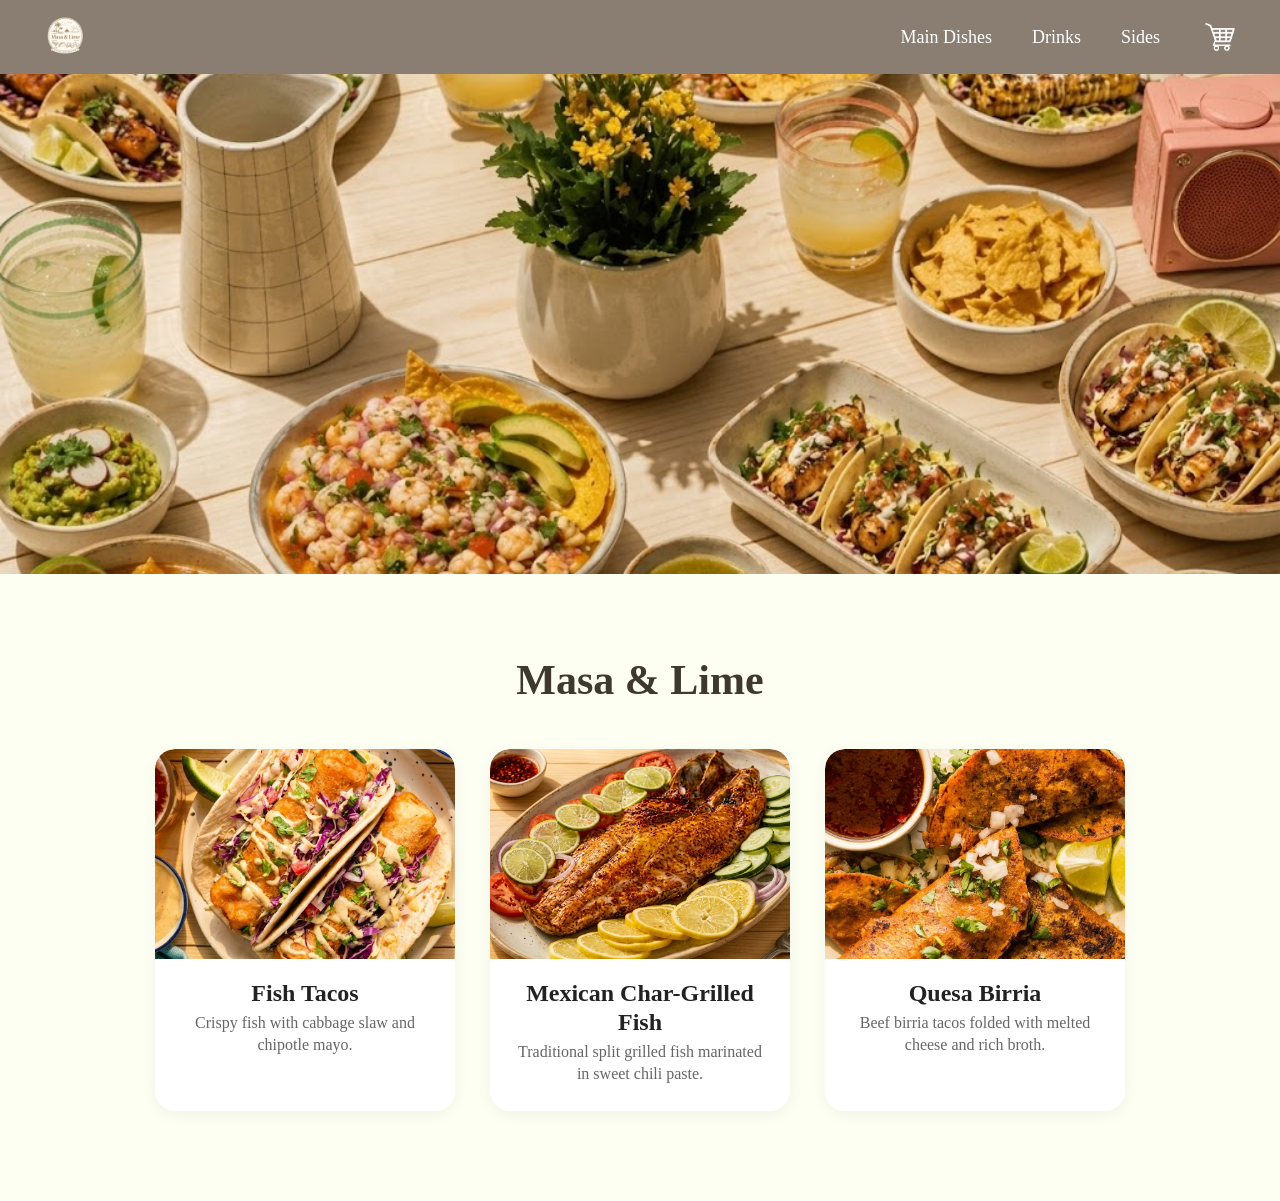
<file: index.html>
<!doctype html>
<html lang="en">
  <head>
    <meta charset="UTF-8" />
    <title>Masa & Lime</title>
    <link rel="stylesheet" href="style.css" />
    <link rel="icon" type="image/png" href="images/masaandlimelogo.jpg" />
  </head>

  <!-- //*** AI Generated Image -->
  <!-- Some food descriptions are also AI generated -->

  <body>
    <header class="top-bar">
      <a href="index.html">
        <img
          src="images/masaandlimelogo.jpg"
          class="logo"
          alt="Masa & Lime Logo"
        />
      </a>

      <!-- Taken from my old website -->
      <nav class="main-nav">
        <div class="nav-item dropdown">
          <span class="dropdown-trigger">Main Dishes</span>
          <div class="dropdown-menu">
            <a href="meat.html">Meat</a>
            <a href="seafood.html">Seafood</a>
            <a href="vegetarian.html">Vegetarian</a>
          </div>
        </div>

        <div class="nav-item">
          <a href="drinks.html">Drinks</a>
        </div>

        <div class="nav-item">
          <a href="sides.html">Sides</a>
        </div>

        <div class="nav-item">
          <a href="checkout.html" class="trolley-link">
            <img
              src="images/checkouttrolley.png"
              alt="Checkout"
              class="trolley-img"
            />
          </a>
        </div>
      </nav>
    </header>
    <img
      src="images/masaandlimebanner.jpg"
      class="banner"
      alt="Coastal Mexican Food Banner"
    />

    <div class="container">
      <h1>Masa & Lime</h1>

      <div class="mainmenu-grid">
        <div class="food-card">
          <!-- // AI Generated Image -->

          <img
            src="images/tacosdepescadaseafood.png"
            alt="Fish and shrimp tacos"
          />
          <div class="card-info">
            <h3>Fish Tacos</h3>
            <p>Crispy fish with cabbage slaw and chipotle mayo.</p>
          </div>
        </div>

        <div class="food-card">
          <!-- // AI Generated Image -->

          <img
            src="images/pescadozarandeadoseafood.png"
            alt="Mexican Char-Grilled Fish"
          />
          <div class="card-info">
            <h3>Mexican Char-Grilled Fish</h3>
            <p>
              Traditional split grilled fish marinated in sweet chili paste.
            </p>
          </div>
        </div>

        <div class="food-card">
          <!-- //*** AI Generated Image -->

          <img src="images/quesabirriameat.png" alt="Quesa Birria" />
          <div class="card-info">
            <h3>Quesa Birria</h3>
            <p>Beef birria tacos folded with melted cheese and rich broth.</p>
          </div>
        </div>
      </div>
    </div>

    <script src="script.js"></script>
  </body>
</html>
</file>
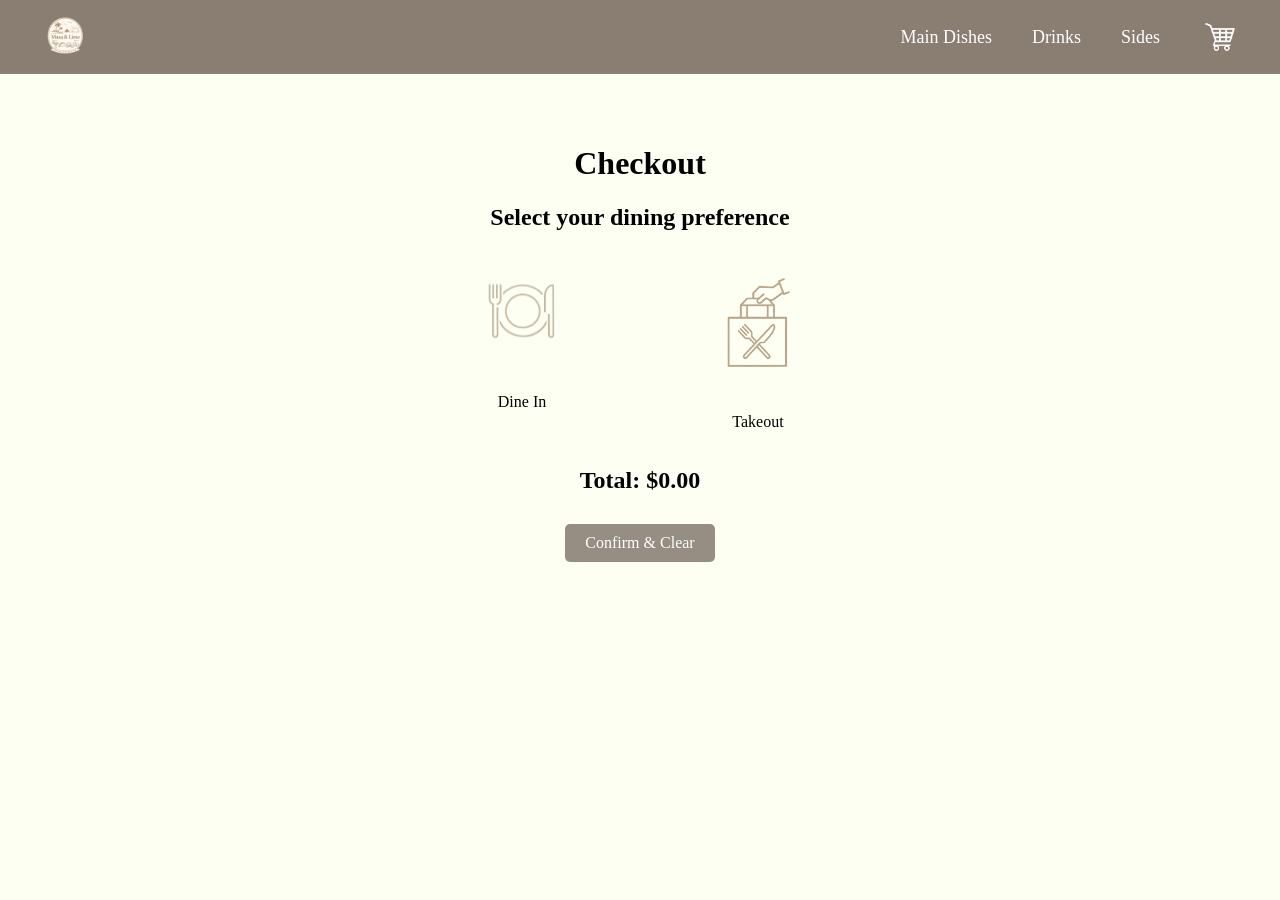
<file: checkout.html>
<!doctype html>
<html lang="en">
  <head>
    <meta charset="UTF-8" />
    <title>Checkout | Masa & Lime</title>
    <link rel="stylesheet" href="style.css" />
    <link rel="icon" type="image/png" href="images/masaandlimelogo.jpg" />
  </head>

  <!-- // AI Generated Image -->

  <body>
    <header class="top-bar">
      <a href="index.html">
        <img
          src="images/masaandlimelogo.jpg"
          class="logo"
          alt="Masa & Lime Logo"
        />
      </a>

      <nav class="main-nav">
        <a href="meat.html">Main Dishes</a>
        <a href="drinks.html">Drinks</a>
        <a href="sides.html">Sides</a>
        <a href="checkout.html" class="trolley-link">
          <img
            src="images/checkouttrolley.png"
            alt="Cart"
            class="trolley-img"
          />
        </a>
      </nav>
    </header>

    <div class="checkout-container">
      <h1>Checkout</h1>

      <h2>Select your dining preference</h2>

      <div class="order-type">
        <div class="order-option" onclick="setOrderType('dine-in')">
          <img src="images/dinein.png" alt="Dine In" id="dine-in-img" />
          <p>Dine In</p>
        </div>
        <div class="order-option" onclick="setOrderType('takeout')">
          <img src="images/takeout.png" alt="Takeout" id="takeout-img" />
          <p>Takeout</p>
        </div>
      </div>

      <p id="order-status"></p>

      <div id="checkout-items"></div>
      <h2 id="grand-total">Total: $0.00</h2>

      <div id="checkout-form">
        <div class="form-group">
          <label>Name for the order:</label>
          <input
            type="text"
            id="customer-name"
            oninput="this.value = this.value.replace(/[^A-Za-z ]/g, '')"
          />
        </div>

        <div class="form-group">
          <label>Money you have ($):</label>
          <input type="number" id="money-given" />
        </div>
      </div>

      <div id="error-message"></div>

      <div id="order-confirmation">
        Thank you for ordering, <span id="confirm-name"></span>! Your order is
        being prepared.
      </div>

      <button id="confirm-btn" onclick="confirmCheckout()">
        Confirm & Clear
      </button>

      <div id="receipt-box" style="display: none">
        <h3>Receipt</h3>
        <p id="receipt-customer-name"></p>
        <div id="receipt-items-list"></div>
        <hr class="receipt-divider" />
        <p id="receipt-total"></p>
        <p id="receipt-money-given"></p>
        <p id="receipt-change"></p>
      </div>
    </div>

    <script src="script.js"></script>
  </body>
</html>
</file>
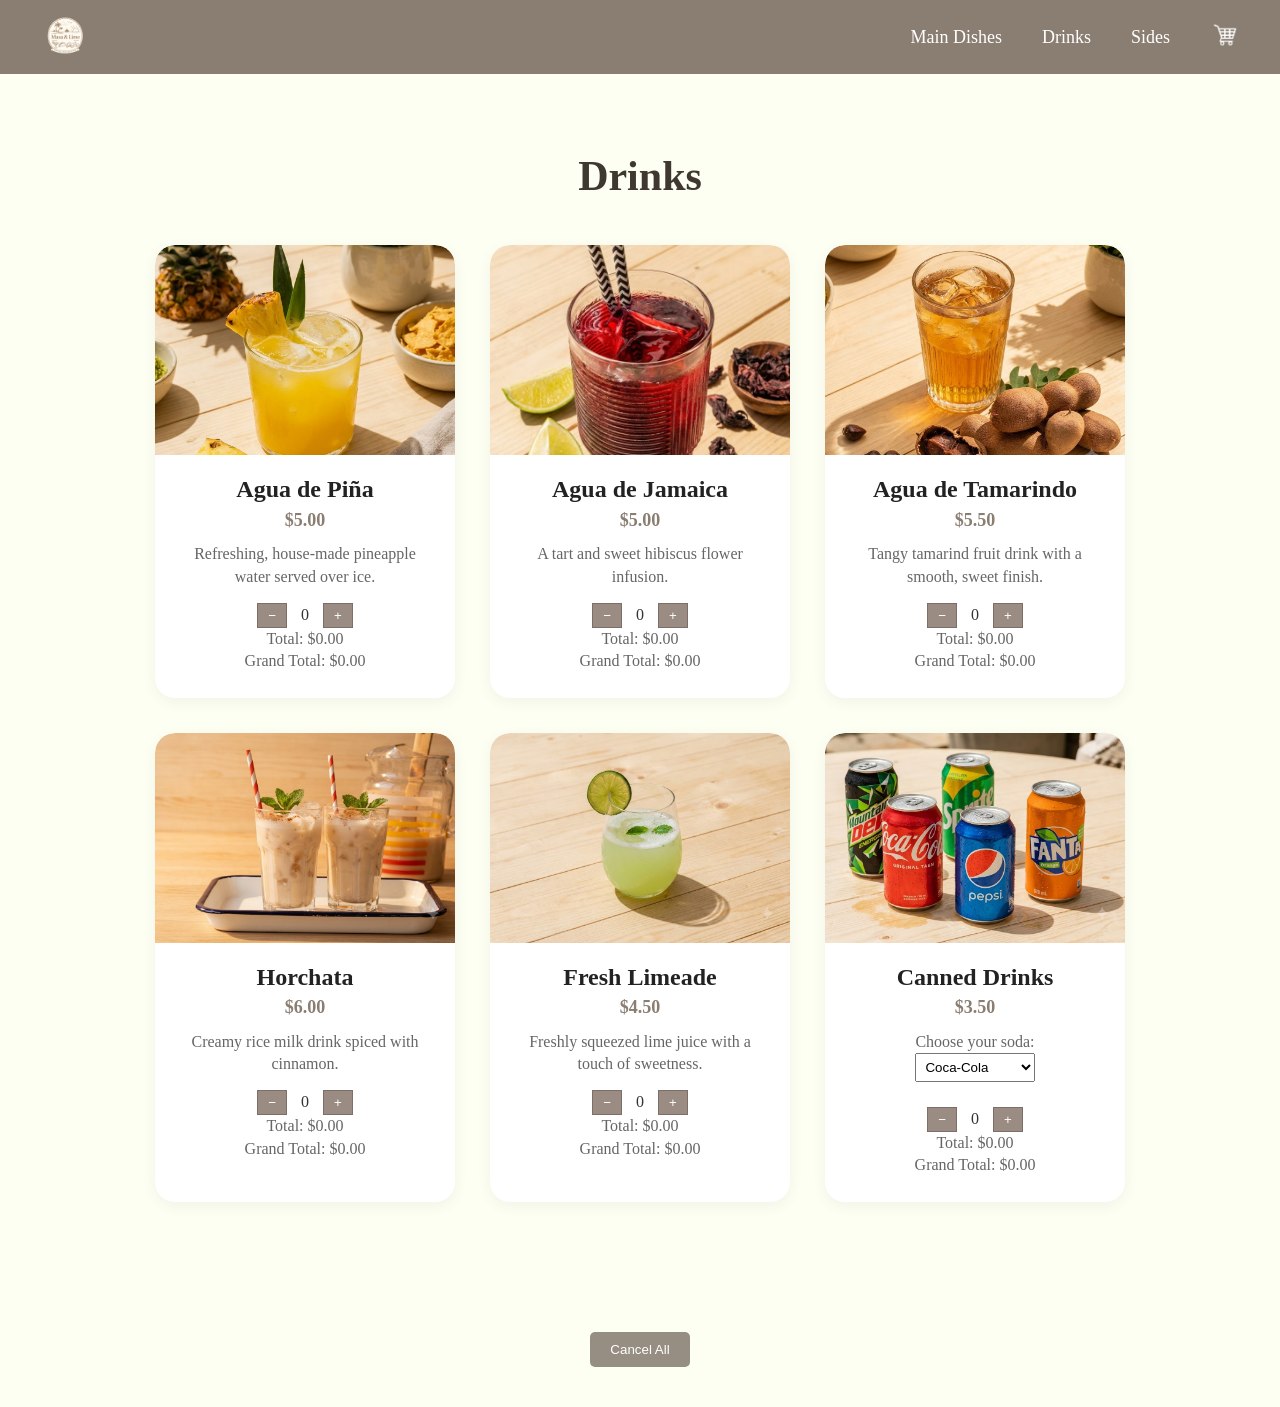
<file: drinks.html>
<!doctype html>
<html lang="en">
  <head>
    <meta charset="UTF-8" />
    <title>Drinks | Masa & Lime</title>
    <link rel="stylesheet" href="style.css" />
    <link rel="icon" type="image/png" href="images/masaandlimelogo.jpg" />
  </head>


  <!-- AI Generated Image -->
     <!-- Some food descriptions are also AI generated -->

  <body>
    <header class="top-bar">
      <a href="index.html">
        <img
          src="images/masaandlimelogo.jpg"
          class="logo"
          alt="Masa & Lime Logo"
        />
      </a>
      <nav class="main-nav">
        <div class="nav-item dropdown">
          <span class="dropdown-trigger">Main Dishes</span>
          <div class="dropdown-menu">
            <a href="meat.html">Meat</a>
            <a href="seafood.html">Seafood</a>
            <a href="vegetarian.html">Vegetarian</a>
          </div>
        </div>
        <div class="nav-item"><a href="drinks.html">Drinks</a></div>
        <div class="nav-item"><a href="sides.html">Sides</a></div>
        <div class="nav-item">
          <a href="checkout.html">
            <img
              src="images/checkouttrolley.png"
              alt="Checkout"
              class="trolley-icon"
              style="width: 30px; height: auto"
            />
          </a>
        </div>
      </nav>
    </header>

    <div class="container">
      <h1>Drinks</h1>

      <div class="mainmenu-grid">
        <div class="food-card">
          <!-- // AI Generated Image -->
          <img src="images/aguadepina.jpg" alt="Agua de Piña" />
          <div class="card-info" data-name="Agua de Piña" data-price="5.00">
            <h3>Agua de Piña</h3>
            <p><strong>$5.00</strong></p>
            <p>Refreshing, house-made pineapple water served over ice.</p>
            <div class="quantity-wrapper">
              <button class="qty-btn" onclick="updateQuantity(this, -1)">
                −
              </button>
              <span class="quantity">0</span>
              <button class="qty-btn" onclick="updateQuantity(this, 1)">
                +
              </button>
            </div>
            <p class="item-total">Total: $0.00</p>
            <p class="global-total-display">Grand Total: $0.00</p>
          </div>
        </div>

        <div class="food-card">
          <!-- AI Generated Image -->
          <img src="images/aguadejamaica.jpg" alt="Agua de Jamaica" />
          <div class="card-info" data-name="Agua de Jamaica" data-price="5.00">
            <h3>Agua de Jamaica</h3>
            <p><strong>$5.00</strong></p>
            <p>A tart and sweet hibiscus flower infusion.</p>
            <div class="quantity-wrapper">
              <button class="qty-btn" onclick="updateQuantity(this, -1)">
                −
              </button>
              <span class="quantity">0</span>
              <button class="qty-btn" onclick="updateQuantity(this, 1)">
                +
              </button>
            </div>
            <p class="item-total">Total: $0.00</p>
            <p class="global-total-display">Grand Total: $0.00</p>
          </div>
        </div>

        <div class="food-card">
        <!-- // AI Generated Image -->

          <img src="images/aguadetamarindo.jpg" alt="Agua de Tamarindo" />
          <div
            class="card-info"
            data-name="Agua de Tamarindo"
            data-price="5.50"
          >
            <h3>Agua de Tamarindo</h3>
            <p><strong>$5.50</strong></p>
            <p>Tangy tamarind fruit drink with a smooth, sweet finish.</p>
            <div class="quantity-wrapper">
              <button class="qty-btn" onclick="updateQuantity(this, -1)">
                −
              </button>
              <span class="quantity">0</span>
              <button class="qty-btn" onclick="updateQuantity(this, 1)">
                +
              </button>
            </div>
            <p class="item-total">Total: $0.00</p>
            <p class="global-total-display">Grand Total: $0.00</p>
          </div>
        </div>

        <div class="food-card">
        <!-- // AI Generated Image -->

          <img src="images/horchata.jpg" alt="Horchata" />
          <div class="card-info" data-name="Horchata" data-price="6.00">
            <h3>Horchata</h3>
            <p><strong>$6.00</strong></p>
            <p>Creamy rice milk drink spiced with cinnamon.</p>
            <div class="quantity-wrapper">
              <button class="qty-btn" onclick="updateQuantity(this, -1)">
                −
              </button>
              <span class="quantity">0</span>
              <button class="qty-btn" onclick="updateQuantity(this, 1)">
                +
              </button>
            </div>
            <p class="item-total">Total: $0.00</p>
            <p class="global-total-display">Grand Total: $0.00</p>
          </div>
        </div>

        <div class="food-card">
          <img src="images/freshlimeade.jpg" alt="Fresh Limeade" />
          <div class="card-info" data-name="Fresh Limeade" data-price="4.50">
            <h3>Fresh Limeade</h3>
            <p><strong>$4.50</strong></p>
            <p>Freshly squeezed lime juice with a touch of sweetness.</p>
            <div class="quantity-wrapper">
              <button class="qty-btn" onclick="updateQuantity(this, -1)">
                −
              </button>
              <span class="quantity">0</span>
              <button class="qty-btn" onclick="updateQuantity(this, 1)">
                +
              </button>
            </div>
            <p class="item-total">Total: $0.00</p>
            <p class="global-total-display">Grand Total: $0.00</p>
          </div>
        </div>

        <div class="food-card">
          <!-- // AI Generated Image -->

          <img src="images/canneddrinks.jpg" alt="Canned Drinks" />
          <div class="card-info" data-name="Canned Drink" data-price="3.50">
            <h3>Canned Drinks</h3>
            <p><strong>$3.50</strong></p>
            <p>
              <label for="soda-select">Choose your soda:</label><br />
              <select
                id="soda-select"
                style="width: 100%; padding: 5px; margin-bottom: 10px"
              >
                <option value="Coca-Cola">Coca-Cola</option>
                <option value="Fanta">Fanta</option>
                <option value="Pepsi">Pepsi</option>
                <option value="Sprite">Sprite</option>
                <option value="Mountain Dew">Mountain Dew</option>
              </select>
            </p>
            <div class="quantity-wrapper">
              <button class="qty-btn" onclick="updateQuantity(this, -1)">
                −
              </button>
              <span class="quantity">0</span>
              <button class="qty-btn" onclick="updateQuantity(this, 1)">
                +
              </button>
            </div>
            <p class="item-total">Total: $0.00</p>
            <p class="global-total-display">Grand Total: $0.00</p>
          </div>
        </div>
      </div>
    </div>

    <div style="text-align: center; margin-top: 40px; margin-bottom: 40px;">
      <button id="cancel-btn" onclick="showConfirm()" style="padding: 10px 20px; cursor: pointer; background-color: #968d83; color: white; border: none; border-radius: 5px;">
        Cancel All
      </button>
      
      <div id="confirm-msg" style="display: none; margin-top: 15px;">
        <p>Are you sure? 
          <button onclick="clearCart()" style="color: #ff4d4d; border: none; background: none; cursor: pointer; font-weight: bold;">Yes</button> 
          <button onclick="hideConfirm()" style="color: #968d83; border: none; background: none; cursor: pointer;">No</button>
        </p>
      </div>
    </div>

    <script src="script.js"></script>
  </body>
</html>
</file>
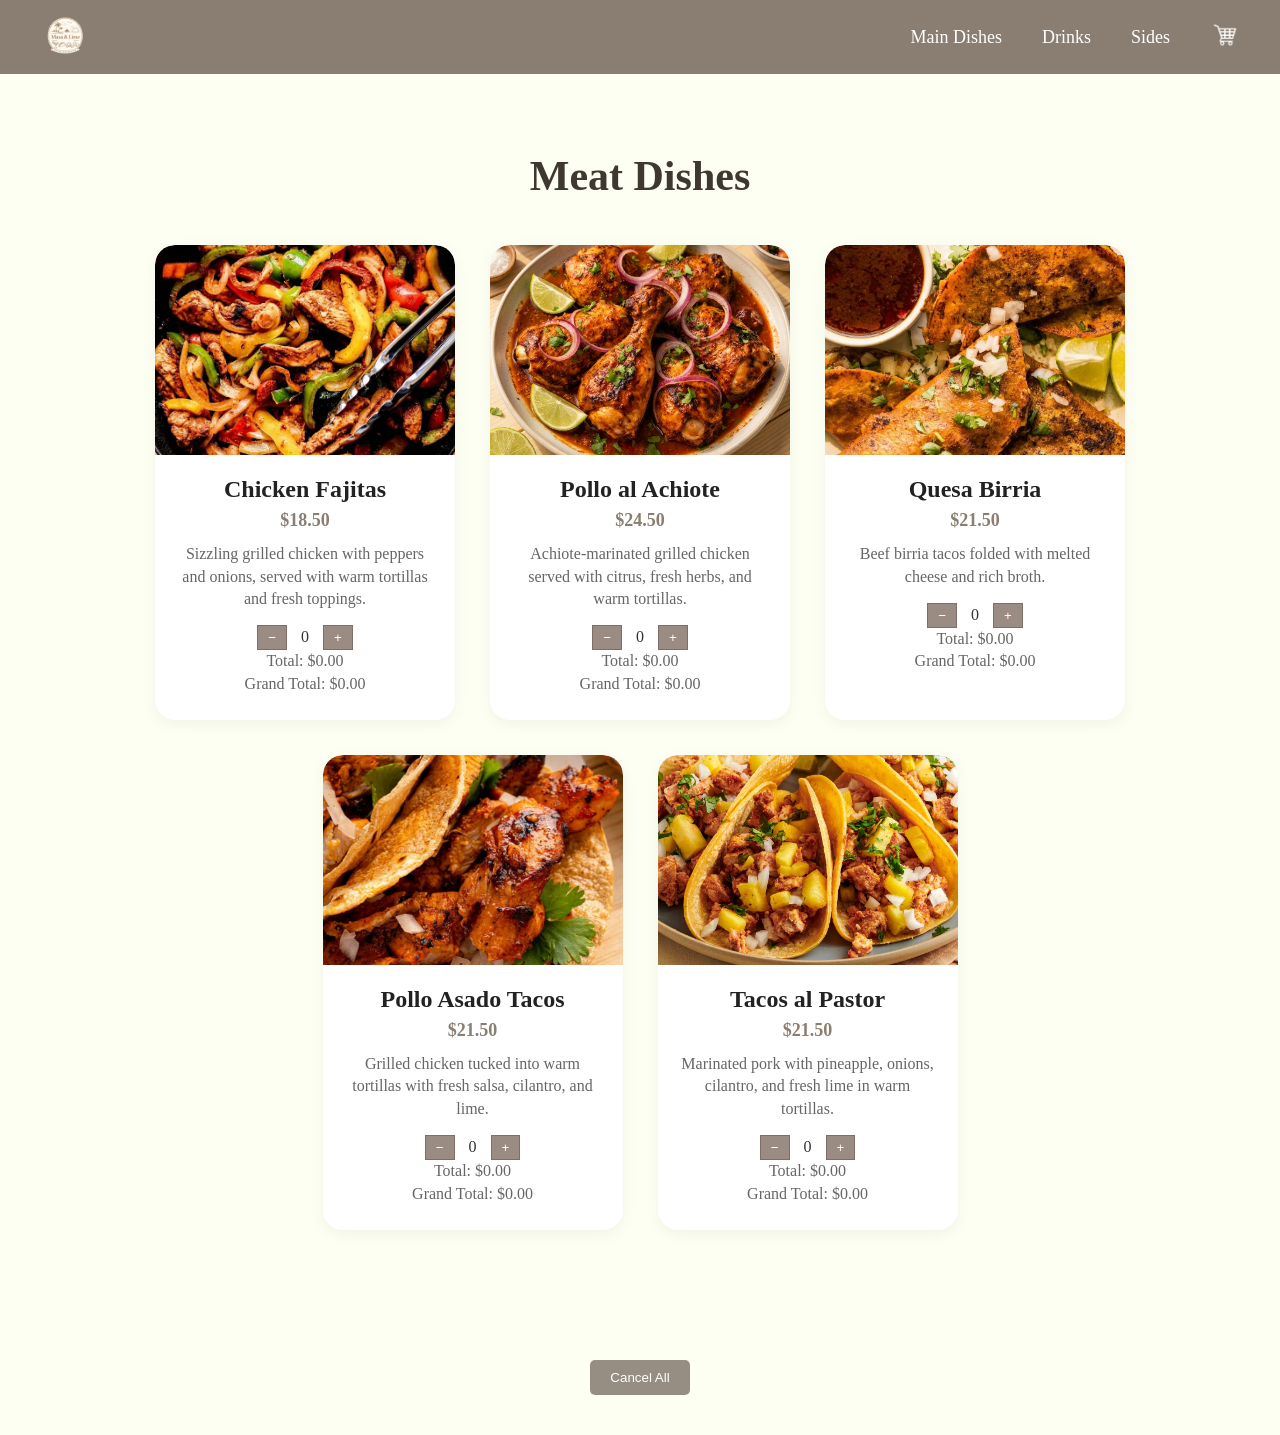
<file: meat.html>
<!doctype html>
<html lang="en">
  <head>
    <meta charset="UTF-8" />
    <title>Meat | Masa & Lime</title>
    <link rel="stylesheet" href="style.css" />
    <link rel="icon" type="image/png" href="images/masaandlimelogo.jpg" />
  </head>

  <body>
    <header class="top-bar">
      <a href="index.html">
        <img
          src="images/masaandlimelogo.jpg"
          class="logo"
          alt="Masa & Lime Logo"
        />
      </a>
      <!-- Taken from my old website -->
         <!-- Some food descriptions are also AI generated -->


      <nav class="main-nav">
        <div class="nav-item dropdown">
          <span class="dropdown-trigger">Main Dishes</span>
          <div class="dropdown-menu">
            <a href="meat.html">Meat</a>
            <a href="seafood.html">Seafood</a>
            <a href="vegetarian.html">Vegetarian</a>
          </div>
        </div>
        <div class="nav-item"><a href="drinks.html">Drinks</a></div>
        <div class="nav-item"><a href="sides.html">Sides</a></div>
        <div class="nav-item">
          <a href="checkout.html">
            <img
              src="images/checkouttrolley.png"
              alt="Checkout"
              class="trolley-icon"
              style="width: 30px; height: auto"
            />
          </a>
        </div>
      </nav>
    </header>

    <div class="container">
      <h1>Meat Dishes</h1>

      <div class="mainmenu-grid">
        <div class="food-card">
          <!-- // AI Generated Image -->

          <img src="images/chickenfajitasmeat.jpg" alt="Chicken Fajitas" />
          <div class="card-info" data-name="Chicken Fajitas" data-price="18.50">
            <h3>Chicken Fajitas</h3>
            <p><strong>$18.50</strong></p>
            <p>
              Sizzling grilled chicken with peppers and onions, served with warm
              tortillas and fresh toppings.
            </p>
            <div class="quantity-wrapper">
              <button class="qty-btn" onclick="updateQuantity(this, -1)">
                −
              </button>
              <span class="quantity">0</span>
              <button class="qty-btn" onclick="updateQuantity(this, 1)">
                +
              </button>
            </div>
            <p class="item-total">Total: $0.00</p>
            <p class="global-total-display">Grand Total: $0.00</p>
          </div>
        </div>

        <div class="food-card">
          <!-- // AI Generated Image -->

          <img src="images/polloalachiotemeat.png" alt="Pollo al Achiote" />
          <div
            class="card-info"
            data-name="Pollo al Achiote"
            data-price="24.50"
          >
            <h3>Pollo al Achiote</h3>
            <p><strong>$24.50</strong></p>
            <p>
              Achiote-marinated grilled chicken served with citrus, fresh herbs,
              and warm tortillas.
            </p>
            <div class="quantity-wrapper">
              <button class="qty-btn" onclick="updateQuantity(this, -1)">
                −
              </button>
              <span class="quantity">0</span>
              <button class="qty-btn" onclick="updateQuantity(this, 1)">
                +
              </button>
            </div>
            <p class="item-total">Total: $0.00</p>
            <p class="global-total-display">Grand Total: $0.00</p>
          </div>
        </div>

        <div class="food-card">
          <!-- // AI Generated Image -->
          <img src="images/quesabirriameat.png" alt="Quesa Birria" />

          <div class="card-info" data-name="Quesa Birria" data-price="21.50">
            <h3>Quesa Birria</h3>
            <p><strong>$21.50</strong></p>
            <p>Beef birria tacos folded with melted cheese and rich broth.</p>
            <div class="quantity-wrapper">
              <button class="qty-btn" onclick="updateQuantity(this, -1)">
                −
              </button>
              <span class="quantity">0</span>
              <button class="qty-btn" onclick="updateQuantity(this, 1)">
                +
              </button>
            </div>
            <p class="item-total">Total: $0.00</p>
            <p class="global-total-display">Grand Total: $0.00</p>
          </div>
        </div>

        <div class="food-card">
          <!-- // AI Generated Image -->

          <img src="images/polloasadotacosmeat.png" alt="Pollo Asado Tacos" />
          <div
            class="card-info"
            data-name="Pollo Asado Tacos"
            data-price="21.50"
          >
            <h3>Pollo Asado Tacos</h3>
            <p><strong>$21.50</strong></p>
            <p>
              Grilled chicken tucked into warm tortillas with fresh salsa,
              cilantro, and lime.
            </p>
            <div class="quantity-wrapper">
              <button class="qty-btn" onclick="updateQuantity(this, -1)">
                −
              </button>
              <span class="quantity">0</span>
              <button class="qty-btn" onclick="updateQuantity(this, 1)">
                +
              </button>
            </div>
            <p class="item-total">Total: $0.00</p>
            <p class="global-total-display">Grand Total: $0.00</p>
          </div>
        </div>

        <div class="food-card">
          <!-- // AI Generated Image -->

          <img src="images/tacosalpastormeat.jpg" alt="Tacos al Pastor" />
          <div class="card-info" data-name="Tacos al Pastor" data-price="21.50">
            <h3>Tacos al Pastor</h3>
            <p><strong>$21.50</strong></p>
            <p>
              Marinated pork with pineapple, onions, cilantro, and fresh lime in
              warm tortillas.
            </p>
            <div class="quantity-wrapper">
              <button class="qty-btn" onclick="updateQuantity(this, -1)">
                −
              </button>
              <span class="quantity">0</span>
              <button class="qty-btn" onclick="updateQuantity(this, 1)">
                +
              </button>
            </div>
            <p class="item-total">Total: $0.00</p>
            <p class="global-total-display">Grand Total: $0.00</p>
          </div>
        </div>
      </div>
    </div>

    <div style="text-align: center; margin-top: 40px; margin-bottom: 40px">
      <button
        id="cancel-btn"
        onclick="showConfirm()"
        style="
          padding: 10px 20px;
          cursor: pointer;
          background-color: #968d83;
          color: white;
          border: none;
          border-radius: 5px;
        "
      >
        Cancel All
      </button>

      <div id="confirm-msg" style="display: none; margin-top: 15px">
        <p>
          Are you sure?
          <button
            onclick="clearCart()"
            style="
              color: #ff4d4d;
              border: none;
              background: none;
              cursor: pointer;
              font-weight: bold;
            "
          >
            Yes
          </button>
          <button
            onclick="hideConfirm()"
            style="
              color: #968d83;
              border: none;
              background: none;
              cursor: pointer;
            "
          >
            No
          </button>
        </p>
      </div>
    </div>

    <script src="script.js"></script>
  </body>
</html>
</file>
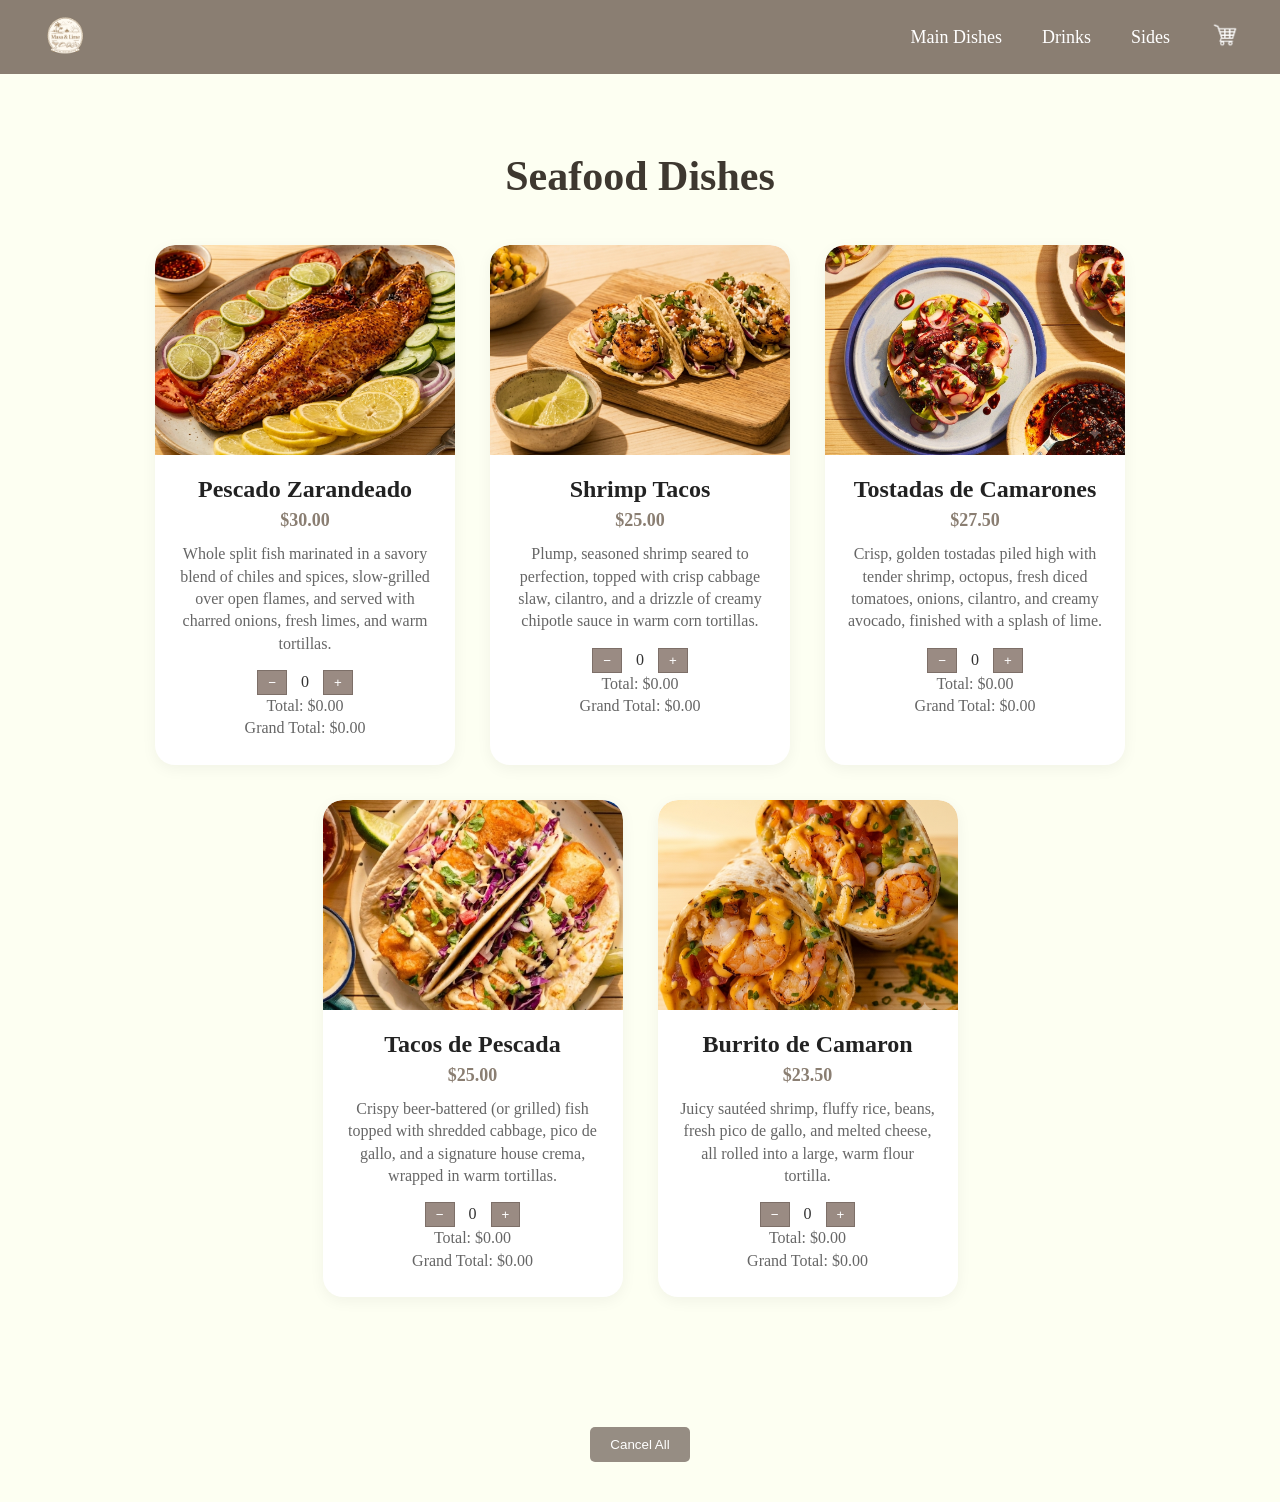
<file: seafood.html>
<!doctype html>
<html lang="en">
  <head>
    <meta charset="UTF-8" />
    <title>Seafood | Masa & Lime</title>
    <link rel="stylesheet" href="style.css" />
    <link rel="icon" type="image/png" href="images/masaandlimelogo.jpg" />
  </head>


    <!-- Some food descriptions are also AI generated -->

  <body>
    <header class="top-bar">
      <a href="index.html">
        <img
          src="images/masaandlimelogo.jpg"
          class="logo"
          alt="Masa & Lime Logo"
        />
      </a>
      <nav class="main-nav">
        <div class="nav-item dropdown">
          <span class="dropdown-trigger">Main Dishes</span>
          <div class="dropdown-menu">
            <a href="meat.html">Meat</a>
            <a href="seafood.html">Seafood</a>
            <a href="vegetarian.html">Vegetarian</a>
          </div>
        </div>
        <div class="nav-item"><a href="drinks.html">Drinks</a></div>
        <div class="nav-item"><a href="sides.html">Sides</a></div>
        <div class="nav-item">
          <a href="checkout.html">
            <img
              src="images/checkouttrolley.png"
              alt="Checkout"
              class="trolley-icon"
              style="width: 30px; height: auto"
            />
          </a>
        </div>
      </nav>
    </header>

    <div class="container">
      <h1>Seafood Dishes</h1>

      <div class="mainmenu-grid">
        <div class="food-card">
          <!-- // AI Generated Image -->

          <img
            src="images/pescadozarandeadoseafood.png"
            alt="Pescado Zarandeado"
          />
          <div
            class="card-info"
            data-name="Pescado Zarandeado"
            data-price="30.00"
          >
            <h3>Pescado Zarandeado</h3>
            <p><strong>$30.00</strong></p>
            <p>
              Whole split fish marinated in a savory blend of chiles and spices,
              slow-grilled over open flames, and served with charred onions,
              fresh limes, and warm tortillas.
            </p>
            <div class="quantity-wrapper">
              <button class="qty-btn" onclick="updateQuantity(this, -1)">
                −
              </button>
              <span class="quantity">0</span>
              <button class="qty-btn" onclick="updateQuantity(this, 1)">
                +
              </button>
            </div>
            <p class="item-total">Total: $0.00</p>
            <p class="global-total-display">Grand Total: $0.00</p>
          </div>
        </div>

        <div class="food-card">
          <!-- // AI Generated Image -->

          <img src="images/shrimptacos.png" alt="Shrimp Tacos" />
          <div class="card-info" data-name="Shrimp Tacos" data-price="25.00">
            <h3>Shrimp Tacos</h3>
            <p><strong>$25.00</strong></p>
            <p>
              Plump, seasoned shrimp seared to perfection, topped with crisp
              cabbage slaw, cilantro, and a drizzle of creamy chipotle sauce in
              warm corn tortillas.
            </p>
            <div class="quantity-wrapper">
              <button class="qty-btn" onclick="updateQuantity(this, -1)">
                −
              </button>
              <span class="quantity">0</span>
              <button class="qty-btn" onclick="updateQuantity(this, 1)">
                +
              </button>
            </div>
            <p class="item-total">Total: $0.00</p>
            <p class="global-total-display">Grand Total: $0.00</p>
          </div>
        </div>

        <div class="food-card">
          <!-- // AI Generated Image -->

          <img
            src="images/tostadasdecamaronesseafood.png"
            alt="Tostadas de Camarones"
          />
          <div
            class="card-info"
            data-name="Tostadas de Camarones"
            data-price="27.50"
          >
            <h3>Tostadas de Camarones</h3>
            <p><strong>$27.50</strong></p>
            <p>
              Crisp, golden tostadas piled high with tender shrimp, octopus,
              fresh diced tomatoes, onions, cilantro, and creamy avocado,
              finished with a splash of lime.
            </p>
            <div class="quantity-wrapper">
              <button class="qty-btn" onclick="updateQuantity(this, -1)">
                −
              </button>
              <span class="quantity">0</span>
              <button class="qty-btn" onclick="updateQuantity(this, 1)">
                +
              </button>
            </div>
            <p class="item-total">Total: $0.00</p>
            <p class="global-total-display">Grand Total: $0.00</p>
          </div>
        </div>

        <div class="food-card">
          <!-- // AI Generated Image -->

          <img src="images/tacosdepescadaseafood.png" alt="Tacos de Pescada" />
          <div
            class="card-info"
            data-name="Tacos de Pescada"
            data-price="25.00"
          >
            <h3>Tacos de Pescada</h3>
            <p><strong>$25.00</strong></p>
            <p>
              Crispy beer-battered (or grilled) fish topped with shredded
              cabbage, pico de gallo, and a signature house crema, wrapped in
              warm tortillas.
            </p>
            <div class="quantity-wrapper">
              <button class="qty-btn" onclick="updateQuantity(this, -1)">
                −
              </button>
              <span class="quantity">0</span>
              <button class="qty-btn" onclick="updateQuantity(this, 1)">
                +
              </button>
            </div>
            <p class="item-total">Total: $0.00</p>
            <p class="global-total-display">Grand Total: $0.00</p>
          </div>
        </div>

        <div class="food-card">
          <!-- // AI Generated Image -->

          <img src="images/burritodecamaron.jpg" alt="Burrito de Camaron" />
          <div
            class="card-info"
            data-name="Burrito de Camaron"
            data-price="23.50"
          >
            <h3>Burrito de Camaron</h3>
            <p><strong>$23.50</strong></p>
            <p>
              Juicy sautéed shrimp, fluffy rice, beans, fresh pico de gallo, and
              melted cheese, all rolled into a large, warm flour tortilla.
            </p>
            <div class="quantity-wrapper">
              <button class="qty-btn" onclick="updateQuantity(this, -1)">
                −
              </button>
              <span class="quantity">0</span>
              <button class="qty-btn" onclick="updateQuantity(this, 1)">
                +
              </button>
            </div>
            <p class="item-total">Total: $0.00</p>
            <p class="global-total-display">Grand Total: $0.00</p>
          </div>
        </div>
      </div>
    </div>

    <div style="text-align: center; margin-top: 40px; margin-bottom: 40px">
      <button
        id="cancel-btn"
        onclick="showConfirm()"
        style="
          padding: 10px 20px;
          cursor: pointer;
          background-color: #968d83;
          color: white;
          border: none;
          border-radius: 5px;
        "
      >
        Cancel All
      </button>

      <div id="confirm-msg" style="display: none; margin-top: 15px">
        <p>
          Are you sure?
          <button
            onclick="clearCart()"
            style="
              color: #ff4d4d;
              border: none;
              background: none;
              cursor: pointer;
              font-weight: bold;
            "
          >
            Yes
          </button>
          <button
            onclick="hideConfirm()"
            style="
              color: #968d83;
              border: none;
              background: none;
              cursor: pointer;
            "
          >
            No
          </button>
        </p>
      </div>
    </div>

    <script src="script.js"></script>
  </body>
</html>
</file>
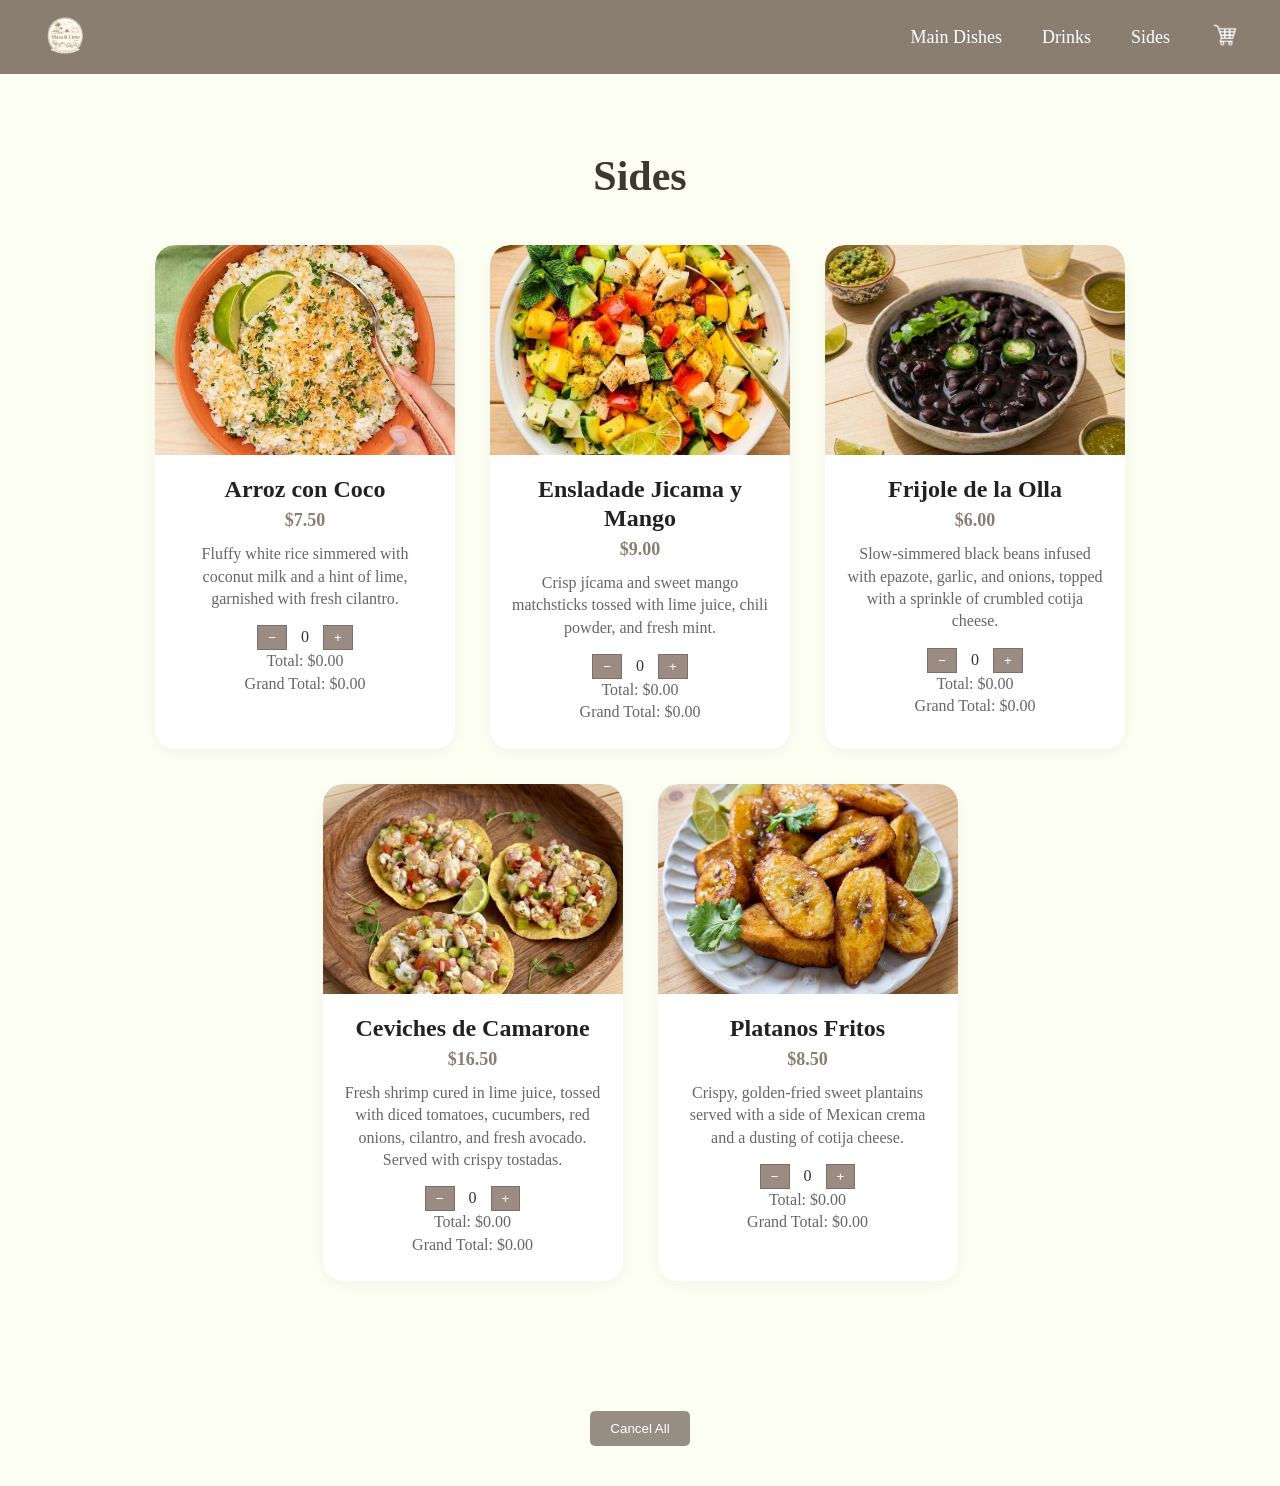
<file: sides.html>
<!doctype html>
<html lang="en">
  <head>
    <meta charset="UTF-8" />
    <title>Sides | Masa & Lime</title>
    <link rel="stylesheet" href="style.css" />
    <link rel="icon" type="image/png" href="images/masaandlimelogo.jpg" />
  </head>

  <!-- // AI Generated Image -->
  <!-- Some food descriptions are also AI generated -->

  <body>
    <header class="top-bar">
      <a href="index.html">
        <img
          src="images/masaandlimelogo.jpg"
          class="logo"
          alt="Masa & Lime Logo"
        />
      </a>

      <nav class="main-nav">
        <div class="nav-item dropdown">
          <span class="dropdown-trigger">Main Dishes</span>
          <div class="dropdown-menu">
            <a href="meat.html">Meat</a>
            <a href="seafood.html">Seafood</a>
            <a href="vegetarian.html">Vegetarian</a>
          </div>
        </div>

        <div class="nav-item">
          <a href="drinks.html">Drinks</a>
        </div>

        <div class="nav-item">
          <a href="sides.html">Sides</a>
        </div>
        <div class="nav-item">
          <a href="checkout.html">
            <img
              src="images/checkouttrolley.png"
              alt="Checkout"
              class="trolley-icon"
              style="width: 30px; height: auto"
            />
          </a>
        </div>
      </nav>
    </header>

    <div class="container">
      <h1>Sides</h1>

      <div class="mainmenu-grid">
        <div class="food-card">
          <!-- // AI Generated Image -->

          <img
            src="images/arrozconcocosides.jpg"
            alt="Arroz Con Cocos"
            onclick="toggleCardExpand(this)"
            style="cursor: pointer"
          />
          <div class="card-info" data-name="Arroz con Coco" data-price="7.50">
            <h3>Arroz con Coco</h3>
            <p><strong>$7.50</strong></p>
            <p>
              Fluffy white rice simmered with coconut milk and a hint of lime,
              garnished with fresh cilantro.
            </p>
            <div class="quantity-wrapper">
              <button class="qty-btn" onclick="updateQuantity(this, -1)">
                −
              </button>
              <span class="quantity">0</span>
              <button class="qty-btn" onclick="updateQuantity(this, 1)">
                +
              </button>
            </div>
            <p class="item-total">Total: $0.00</p>
            <p class="global-total-display">Grand Total: $0.00</p>
          </div>
        </div>

        <div class="food-card">
          <!-- // AI Generated Image -->

          <img
            src="images/ensladadejicamaymangosides.jpg"
            alt="Enslada de ji Camay Mango"
            onclick="toggleCardExpand(this)"
            style="cursor: pointer"
          />
          <div
            class="card-info"
            data-name="Ensladade Jicama y Mango"
            data-price="9.00"
          >
            <h3>Ensladade Jicama y Mango</h3>
            <p><strong>$9.00</strong></p>
            <p>
              Crisp jícama and sweet mango matchsticks tossed with lime juice,
              chili powder, and fresh mint.
            </p>
            <div class="quantity-wrapper">
              <button class="qty-btn" onclick="updateQuantity(this, -1)">
                −
              </button>
              <span class="quantity">0</span>
              <button class="qty-btn" onclick="updateQuantity(this, 1)">
                +
              </button>
            </div>
            <p class="item-total">Total: $0.00</p>
            <p class="global-total-display">Grand Total: $0.00</p>
          </div>
        </div>

        <div class="food-card">
          <!-- // AI Generated Image -->

          <img
            src="images/frijolesdelaollasides.jpg"
            alt="Frijole Del Aolla"
            onclick="toggleCardExpand(this)"
            style="cursor: pointer"
          />
          <div
            class="card-info"
            data-name="Frijole de la Olla"
            data-price="6.00"
          >
            <h3>Frijole de la Olla</h3>
            <p><strong>$6.00</strong></p>
            <p>
              Slow-simmered black beans infused with epazote, garlic, and
              onions, topped with a sprinkle of crumbled cotija cheese.
            </p>
            <div class="quantity-wrapper">
              <button class="qty-btn" onclick="updateQuantity(this, -1)">
                −
              </button>
              <span class="quantity">0</span>
              <button class="qty-btn" onclick="updateQuantity(this, 1)">
                +
              </button>
            </div>
            <p class="item-total">Total: $0.00</p>
            <p class="global-total-display">Grand Total: $0.00</p>
          </div>
        </div>

        <div class="food-card">
          <!-- // AI Generated Image -->

          <img
            src="images/cevichesdecamaronesides.jpg"
            alt="Ceviche de Camarone"
            onclick="toggleCardExpand(this)"
            style="cursor: pointer"
          />
          <div
            class="card-info"
            data-name="Ceviches de Camarone"
            data-price="16.50"
          >
            <h3>Ceviches de Camarone</h3>
            <p><strong>$16.50</strong></p>
            <p>
              Fresh shrimp cured in lime juice, tossed with diced tomatoes,
              cucumbers, red onions, cilantro, and fresh avocado. Served with
              crispy tostadas.
            </p>
            <div class="quantity-wrapper">
              <button class="qty-btn" onclick="updateQuantity(this, -1)">
                −
              </button>
              <span class="quantity">0</span>
              <button class="qty-btn" onclick="updateQuantity(this, 1)">
                +
              </button>
            </div>
            <p class="item-total">Total: $0.00</p>
            <p class="global-total-display">Grand Total: $0.00</p>
          </div>
        </div>

        <div class="food-card">
          <!-- // AI Generated Image -->

          <img
            src="images/platanosfritossides.jpg"
            alt="Platano Fritos"
            onclick="toggleCardExpand(this)"
            style="cursor: pointer"
          />
          <div class="card-info" data-name="Platanos Fritos" data-price="8.50">
            <h3>Platanos Fritos</h3>
            <p><strong>$8.50</strong></p>
            <p>
              Crispy, golden-fried sweet plantains served with a side of Mexican
              crema and a dusting of cotija cheese.
            </p>
            <div class="quantity-wrapper">
              <button class="qty-btn" onclick="updateQuantity(this, -1)">
                −
              </button>
              <span class="quantity">0</span>
              <button class="qty-btn" onclick="updateQuantity(this, 1)">
                +
              </button>
            </div>
            <p class="item-total">Total: $0.00</p>
            <p class="global-total-display">Grand Total: $0.00</p>
          </div>
        </div>
      </div>
    </div>

    <div style="text-align: center; margin-top: 40px; margin-bottom: 40px">
      <button
        id="cancel-btn"
        onclick="showConfirm()"
        style="
          padding: 10px 20px;
          cursor: pointer;
          background-color: #968d83;
          color: white;
          border: none;
          border-radius: 5px;
        "
      >
        Cancel All
      </button>

      <div id="confirm-msg" style="display: none; margin-top: 15px">
        <p>
          Are you sure?
          <button
            onclick="clearCart()"
            style="
              color: #ff4d4d;
              border: none;
              background: none;
              cursor: pointer;
              font-weight: bold;
            "
          >
            Yes
          </button>
          <button
            onclick="hideConfirm()"
            style="
              color: #968d83;
              border: none;
              background: none;
              cursor: pointer;
            "
          >
            No
          </button>
        </p>
      </div>
    </div>

    <script src="script.js"></script>
  </body>
</html>
</file>
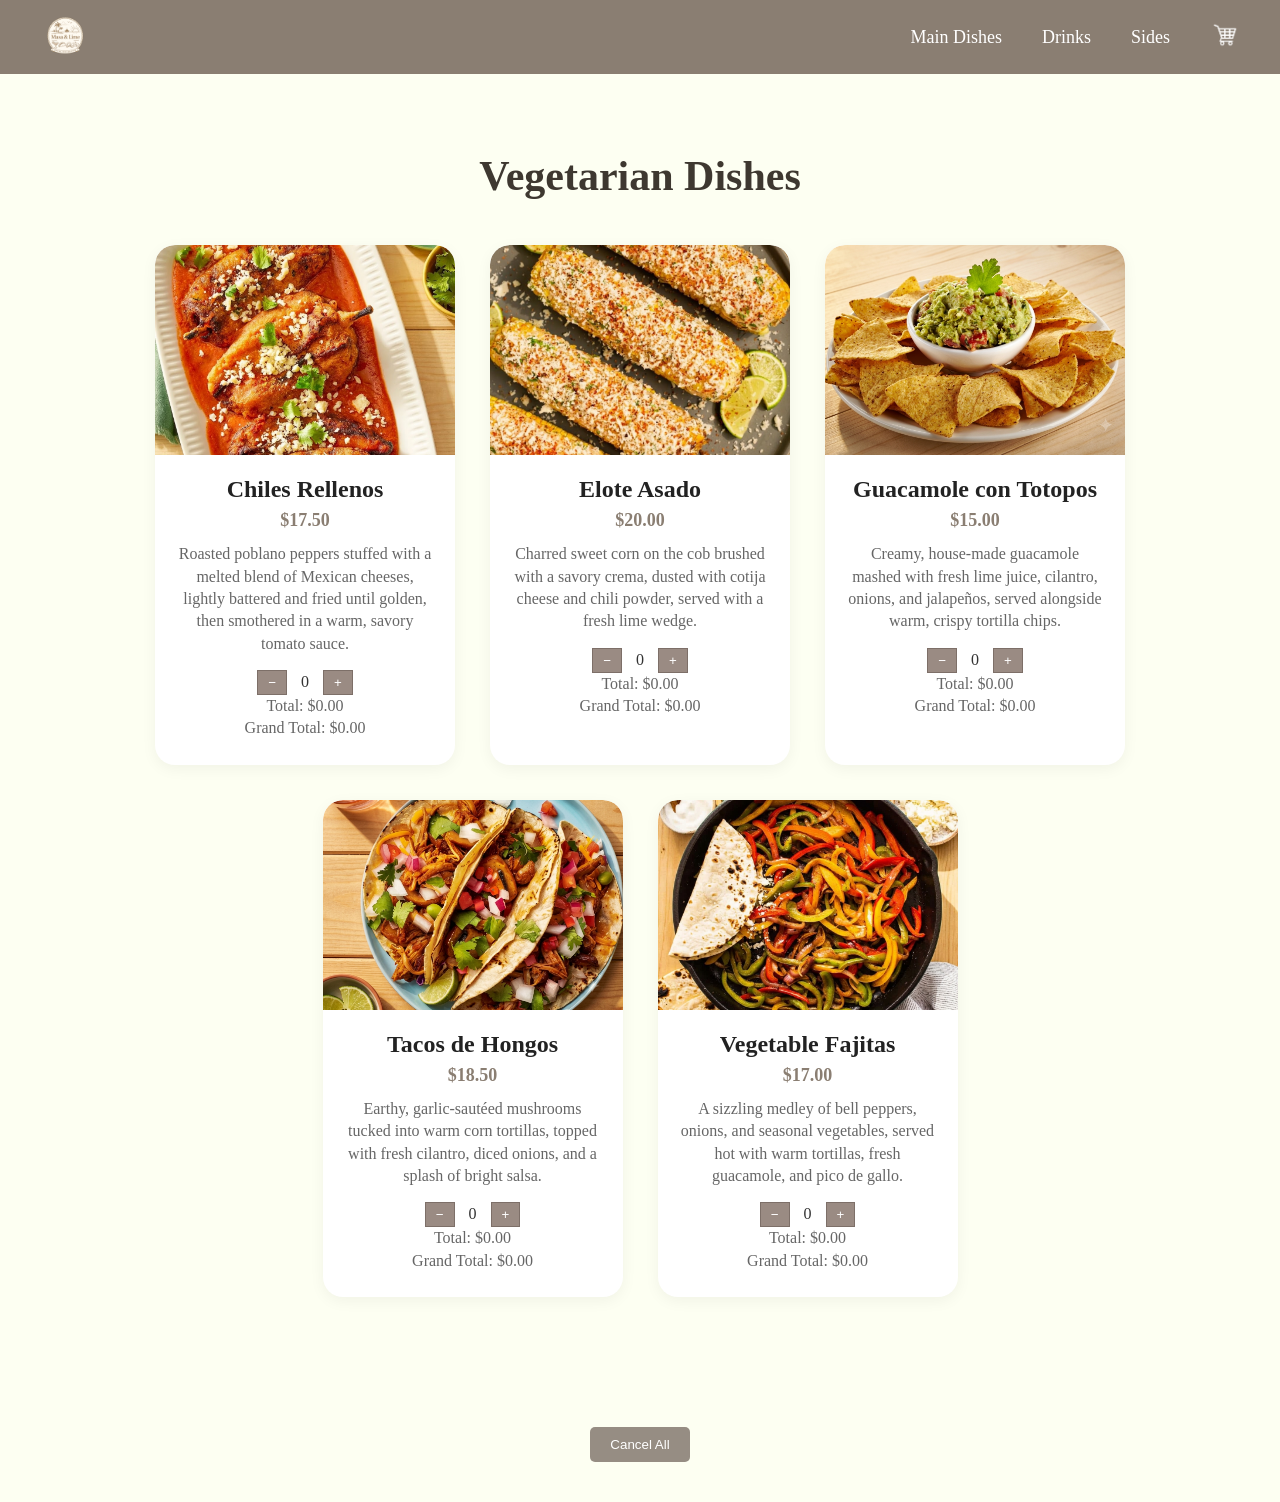
<file: vegetarian.html>
<!doctype html>
<html lang="en">
  <head>
    <meta charset="UTF-8" />
    <title>Vegetarian | Masa & Lime</title>
    <link rel="stylesheet" href="style.css" />
    <link rel="icon" type="image/png" href="images/masaandlimelogo.jpg" />
  </head>


  <!-- //AI Generated Image -->
     <!-- Some food descriptions are also AI generated -->

  <body>
    <header class="top-bar">
      <a href="index.html">
        <img
          src="images/masaandlimelogo.jpg"
          class="logo"
          alt="Masa & Lime Logo"
        />
      </a>
      <nav class="main-nav">
        <div class="nav-item dropdown">
          <span class="dropdown-trigger">Main Dishes</span>
          <div class="dropdown-menu">
            <a href="meat.html">Meat</a>
            <a href="seafood.html">Seafood</a>
            <a href="vegetarian.html">Vegetarian</a>
          </div>
        </div>
        <div class="nav-item"><a href="drinks.html">Drinks</a></div>
        <div class="nav-item"><a href="sides.html">Sides</a></div>
        <div class="nav-item">
          <a href="checkout.html">
            <img
              src="images/checkouttrolley.png"
              alt="Checkout"
              class="trolley-icon"
              style="width: 30px; height: auto"
            />
          </a>
        </div>
      </nav>
    </header>

    <div class="container">
      <h1>Vegetarian Dishes</h1>

      <div class="mainmenu-grid">
        <div class="food-card">
          <!-- // AI Generated Image -->

          <img src="images/chilesrellenosveg.jpg" alt="Chiles Rellenos" />
          <div class="card-info" data-name="Chiles Rellenos" data-price="17.50">
            <h3>Chiles Rellenos</h3>
            <p><strong>$17.50</strong></p>
            <p>
              Roasted poblano peppers stuffed with a melted blend of Mexican
              cheeses, lightly battered and fried until golden, then smothered
              in a warm, savory tomato sauce.
            </p>
            <div class="quantity-wrapper">
              <button class="qty-btn" onclick="updateQuantity(this, -1)">
                −
              </button>
              <span class="quantity">0</span>
              <button class="qty-btn" onclick="updateQuantity(this, 1)">
                +
              </button>
            </div>
            <p class="item-total">Total: $0.00</p>
            <p class="global-total-display">Grand Total: $0.00</p>
          </div>
        </div>

        <div class="food-card">
          <!-- // AI Generated Image -->

          <img src="images/eloteasadoveg.jpg" alt="Elote Asado" />

          <div class="card-info" data-name="Elote Asado" data-price="20.00">
            <h3>Elote Asado</h3>
            <p><strong>$20.00</strong></p>
            <p>
              Charred sweet corn on the cob brushed with a savory crema, dusted
              with cotija cheese and chili powder, served with a fresh lime
              wedge.
            </p>
            <div class="quantity-wrapper">
              <button class="qty-btn" onclick="updateQuantity(this, -1)">
                −
              </button>
              <span class="quantity">0</span>
              <button class="qty-btn" onclick="updateQuantity(this, 1)">
                +
              </button>
            </div>
            <p class="item-total">Total: $0.00</p>
            <p class="global-total-display">Grand Total: $0.00</p>
          </div>
        </div>

        <div class="food-card">
          <!-- // AI Generated Image -->

          <img
            src="images/guacamolecontotoposveg.png"
            alt="Guacamole con Totopos"
          />
          <div
            class="card-info"
            data-name="Guacamole con Totopos"
            data-price="15.00"
          >
            <h3>Guacamole con Totopos</h3>
            <p><strong>$15.00</strong></p>
            <p>
              Creamy, house-made guacamole mashed with fresh lime juice,
              cilantro, onions, and jalapeños, served alongside warm, crispy
              tortilla chips.
            </p>
            <div class="quantity-wrapper">
              <button class="qty-btn" onclick="updateQuantity(this, -1)">
                −
              </button>
              <span class="quantity">0</span>
              <button class="qty-btn" onclick="updateQuantity(this, 1)">
                +
              </button>
            </div>
            <p class="item-total">Total: $0.00</p>
            <p class="global-total-display">Grand Total: $0.00</p>
          </div>
        </div>

        <div class="food-card">
          <!-- // AI Generated Image -->

          <img src="images/tacosdehongosveg.png" alt="Tacos de Hongos" />
          <div class="card-info" data-name="Tacos de Hongos" data-price="18.50">
            <h3>Tacos de Hongos</h3>
            <p><strong>$18.50</strong></p>
            <p>
              Earthy, garlic-sautéed mushrooms tucked into warm corn tortillas,
              topped with fresh cilantro, diced onions, and a splash of bright
              salsa.
            </p>
            <div class="quantity-wrapper">
              <button class="qty-btn" onclick="updateQuantity(this, -1)">
                −
              </button>
              <span class="quantity">0</span>
              <button class="qty-btn" onclick="updateQuantity(this, 1)">
                +
              </button>
            </div>
            <p class="item-total">Total: $0.00</p>
            <p class="global-total-display">Grand Total: $0.00</p>
          </div>
        </div>

        <div class="food-card">
          <!-- // AI Generated Image -->

          <img src="images/vegetablefajitasveg.png" alt="Vegetable Fajitas" />
          <div
            class="card-info"
            data-name="Vegetable Fajitas"
            data-price="17.00"
          >
            <h3>Vegetable Fajitas</h3>
            <p><strong>$17.00</strong></p>
            <p>
              A sizzling medley of bell peppers, onions, and seasonal
              vegetables, served hot with warm tortillas, fresh guacamole, and
              pico de gallo.
            </p>
            <div class="quantity-wrapper">
              <button class="qty-btn" onclick="updateQuantity(this, -1)">
                −
              </button>
              <span class="quantity">0</span>
              <button class="qty-btn" onclick="updateQuantity(this, 1)">
                +
              </button>
            </div>
            <p class="item-total">Total: $0.00</p>
            <p class="global-total-display">Grand Total: $0.00</p>
          </div>
        </div>
      </div>
    </div>

    <div style="text-align: center; margin-top: 40px; margin-bottom: 40px">
      <button
        id="cancel-btn"
        onclick="showConfirm()"
        style="
          padding: 10px 20px;
          cursor: pointer;
          background-color: #968d83;
          color: white;
          border: none;
          border-radius: 5px;
        "
      >
        Cancel All
      </button>

      <div id="confirm-msg" style="display: none; margin-top: 15px">
        <p>
          Are you sure?
          <button
            onclick="clearCart()"
            style="
              color: #ff4d4d;
              border: none;
              background: none;
              cursor: pointer;
              font-weight: bold;
            "
          >
            Yes
          </button>
          <button
            onclick="hideConfirm()"
            style="
              color: #968d83;
              border: none;
              background: none;
              cursor: pointer;
            "
          >
            No
          </button>
        </p>
      </div>
    </div>

    <script src="script.js"></script>
  </body>
</html>
</file>
<file: style.css>
body {
  margin: 0;
  background: #fdfff2;
  font-family: "Times New Roman", Times, serif;
}

.top-bar {
  display: flex;
  justify-content: space-between;
  align-items: center;
  background: #8a7e72;
  padding: 12px 40px;
}

.top-bar > a {
  display: inline-block;
  line-height: 0;
}

.logo {
  width: 50px;
  height: 50px;
  border-radius: 50%;
}

.main-nav {
  display: flex;
  gap: 40px;
  align-items: center;
}

.nav-item {
  position: relative;
}

.dropdown {
  position: relative;
}

.main-nav a {
  color: white;
  text-decoration: none;
  font-size: 18px;
  cursor: pointer;
}

.dropdown-trigger {
  color: white;
  text-decoration: none;
  font-size: 18px;
  cursor: pointer;
}

.main-nav a:hover {
  color: #4f4739;
}

.dropdown:hover .dropdown-trigger {
  color: #4f4739;
}

.dropdown-menu {
  display: none;
  position: absolute;
  top: 100%;
  left: 0;
  background-color: #8a7e72;
  min-width: 140px;
  box-shadow: 0px 8px 16px rgba(0, 0, 0, 0.2);
  border-radius: 4px;
  padding: 5px 0;
}

.dropdown-menu a {
  color: white;
  padding: 10px 16px;
  font-size: 16px;
  display: block;
}

.dropdown-menu a:hover {
  background-color: #6e645a;
  color: white;
}

.dropdown:hover .dropdown-menu {
  display: block;
}

.banner {
  width: 100%;
  height: 500px;
  object-fit: cover;
}

.container {
  text-align: center;
  padding: 50px 20px;
}

.container h1 {
  font-size: 42px;
  color: #3e3830;
  margin-bottom: 5px;
  user-select: none;
}

.second-heading {
  font-size: 28px;
  color: #8a7e72;
  margin-top: 10px;
  text-transform: uppercase;
  letter-spacing: 1px;
  user-select: none;
}

.container p {
  font-size: 20px;
  color: #555;
}

.mainmenu-grid {
  display: flex;
  max-width: 1200px;
  margin: 0 auto;
  justify-content: center;
  gap: 35px;
  padding: 40px;
  flex-wrap: wrap;
}

.food-card {
  width: 300px;
  display: flex;
  flex-direction: column;
  border-radius: 20px;
  overflow: hidden;
  background: #ffffff;
  box-shadow: 0 4px 15px rgba(0, 0, 0, 0.05);
}

.food-card img {
  width: 100%;
  height: 210px;
  object-fit: cover;
  border-radius: 20px 20px 0 0;
}

.card-info {
  display: flex;
  flex-direction: column;
  align-items: center;
  text-align: center;
  padding: 20px 20px 25px;
}

.card-info h3 {
  margin: 0 0 4px 0;
  font-size: 24px;
  color: #222;
  line-height: 1.2;
  user-select: none;
}

.card-info p {
  margin: 0;
  font-size: 16px;
  color: #666;
  line-height: 1.4;
}

.card-info p strong {
  color: #8a7e72;
  font-size: 18px;
  display: inline-block;
  margin-bottom: 10px;
}

.quantity-wrapper {
  display: inline-block;
  background-color: transparent;
  border: none;
  margin-top: 15px;
  user-select: none;
}

.qty-btn {
  background-color: #9a8b83;
  color: white;
  border: 1px solid #7d6f68;
  padding: 4px 10px;
  cursor: pointer;
  font-weight: normal;
  border-radius: 0;
}

.qty-btn:hover {
  background-color: #7d6f68;
}

.quantity {
  padding: 0 10px;
  font-weight: normal;
  color: #333;
  user-select: none;
}

.preference-container button {
  background: transparent;
  border: none;
  padding: 0;
  cursor: pointer;
  transition: transform 0.2s;
}

.preference-container button img {
  width: 200px;
  height: 200px;
  object-fit: contain;
  display: block;
}

.preference-container button:hover {
  transform: scale(1.1);
}

.trolley-link {
  display: flex;
  align-items: center;
}

.trolley-img {
  width: 40px;
  height: 40px;
  object-fit: contain;
  transition: transform 0.2s;
}

.trolley-img:hover {
  transform: scale(1.1);
}

.checkout-container {
  text-align: center;
  padding: 50px 20px;
  max-width: 900px;
  margin: 0 auto;
}

.order-type {
  margin-bottom: 20px;
  display: flex;
  justify-content: center;
  gap: 60px;
}

.order-option {
  text-align: center;
  cursor: pointer;
}

.order-option img {
  width: 150px;
  display: block;
  border: 3px solid transparent;
  border-radius: 15px;
  padding: 10px;
}

#order-status {
  font-style: italic;
  color: #8a7e72;
  font-size: 18px;
  margin-bottom: 20px;
  user-select: none;
}

.checkout-row {
  background: white;
  display: flex;
  justify-content: space-between;
  align-items: center;
  padding: 15px 25px;
  margin-bottom: 15px;
  border-radius: 8px;
  box-shadow: 0 2px 5px rgba(0, 0, 0, 0.05);
}

.checkout-row h3 {
  user-select: none;
}

#checkout-form {
  background: white;
  display: flex;
  flex-direction: column;
  align-items: center;
  max-width: 400px;
  margin: 30px auto;
  padding: 30px;
  border-radius: 8px;
  box-shadow: 0 2px 5px rgba(0, 0, 0, 0.05);
  gap: 20px;
}

.form-group {
  width: 100%;
  display: flex;
  flex-direction: column;
  align-items: center;
  text-align: center;
}

#checkout-form label {
  font-weight: bold;
  margin-bottom: 8px;
  user-select: none;
}

#customer-name,
#money-given {
  padding: 10px;
  border: 1px solid #9a8b83;
  border-radius: 5px;
  font-size: 16px;
  width: 100%;
  box-sizing: border-box;
  font-family: "Times New Roman", Times, serif;
}

#error-message {
  color: #b22222;
  font-weight: bold;
  margin: 10px 0;
  display: none;
  user-select: none;
}

#order-confirmation {
  display: none;
  color: #555;
  font-weight: bold;
  margin: 20px 0;
  font-size: 19px;
  user-select: none;
}

#confirm-btn {
  padding: 10px 20px;
  cursor: pointer;
  background-color: #968d83;
  color: white;
  border: none;
  border-radius: 5px;
  margin-top: 10px;
  font-family: "Times New Roman", Times, serif;
  font-size: 16px;
}

#confirm-btn:hover {
  background-color: #7d6f68;
}
</file>
